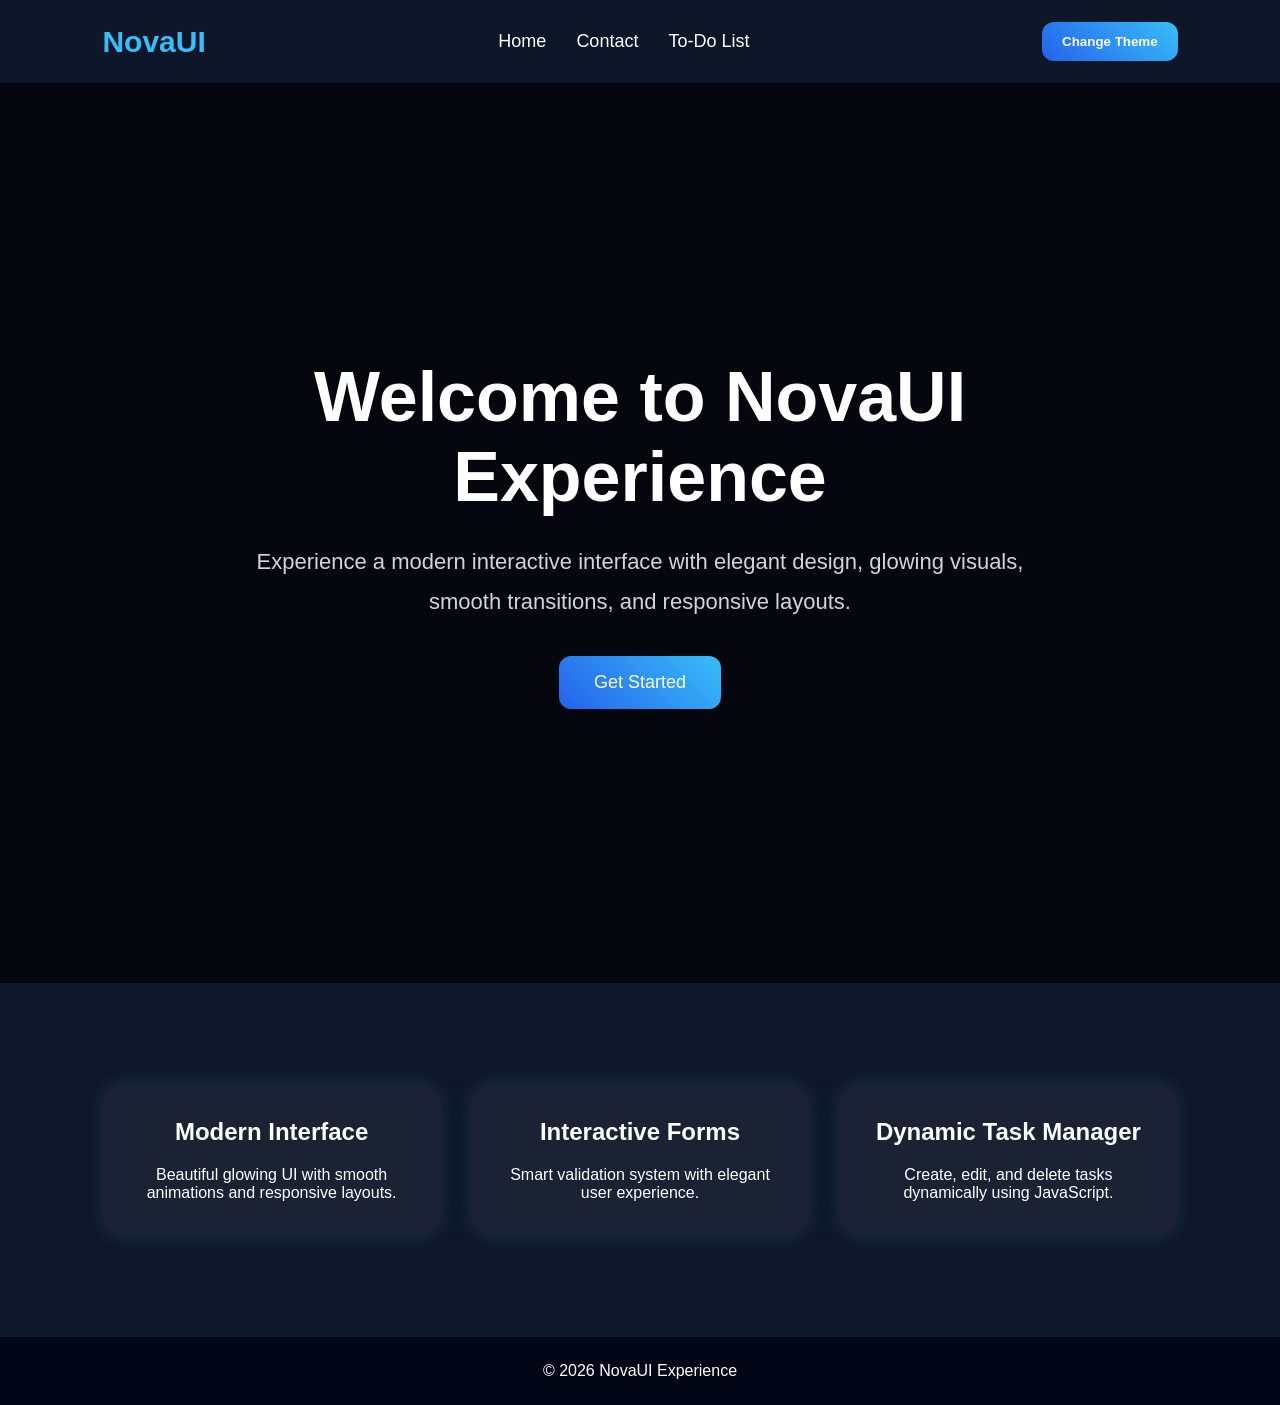
<file: index.html>
<!DOCTYPE html>
<html lang="en">
<head>
    <meta charset="UTF-8">
    <meta name="viewport" content="width=device-width, initial-scale=1.0">
    <title>NovaUI</title>

    <link rel="stylesheet" href="style.css">
</head>
<body>

    <!-- Navbar -->

    <nav class="navbar">

        <div class="logo">
            NovaUI
        </div>

        <ul class="nav-links">
            <li><a href="index.html">Home</a></li>
            <li><a href="contact.html">Contact</a></li>
            <li><a href="todo.html">To-Do List</a></li>
        </ul>

        <button class="theme-btn" onclick="toggleTheme()">
            Change Theme
        </button>

    </nav>

    <!-- Hero Section -->

    <section class="hero">

        <div class="hero-content">

            <h1>
                Welcome to NovaUI Experience
            </h1>

            <p>
                Experience a modern interactive interface with elegant design,
                glowing visuals, smooth transitions, and responsive layouts.
            </p>

            <a href="contact.html">
                <button>
                    Get Started
                </button>
            </a>

        </div>

    </section>

    <!-- Features -->

    <section class="features">

        <div class="feature-card">
            <h2>Modern Interface</h2>
            <p>
                Beautiful glowing UI with smooth animations and responsive layouts.
            </p>
        </div>

        <div class="feature-card">
            <h2>Interactive Forms</h2>
            <p>
                Smart validation system with elegant user experience.
            </p>
        </div>

        <div class="feature-card">
            <h2>Dynamic Task Manager</h2>
            <p>
                Create, edit, and delete tasks dynamically using JavaScript.
            </p>
        </div>

    </section>

    <footer>
        <p>© 2026 NovaUI Experience</p>
    </footer>

    <script src="script.js"></script>

</body>
</html>
</file>
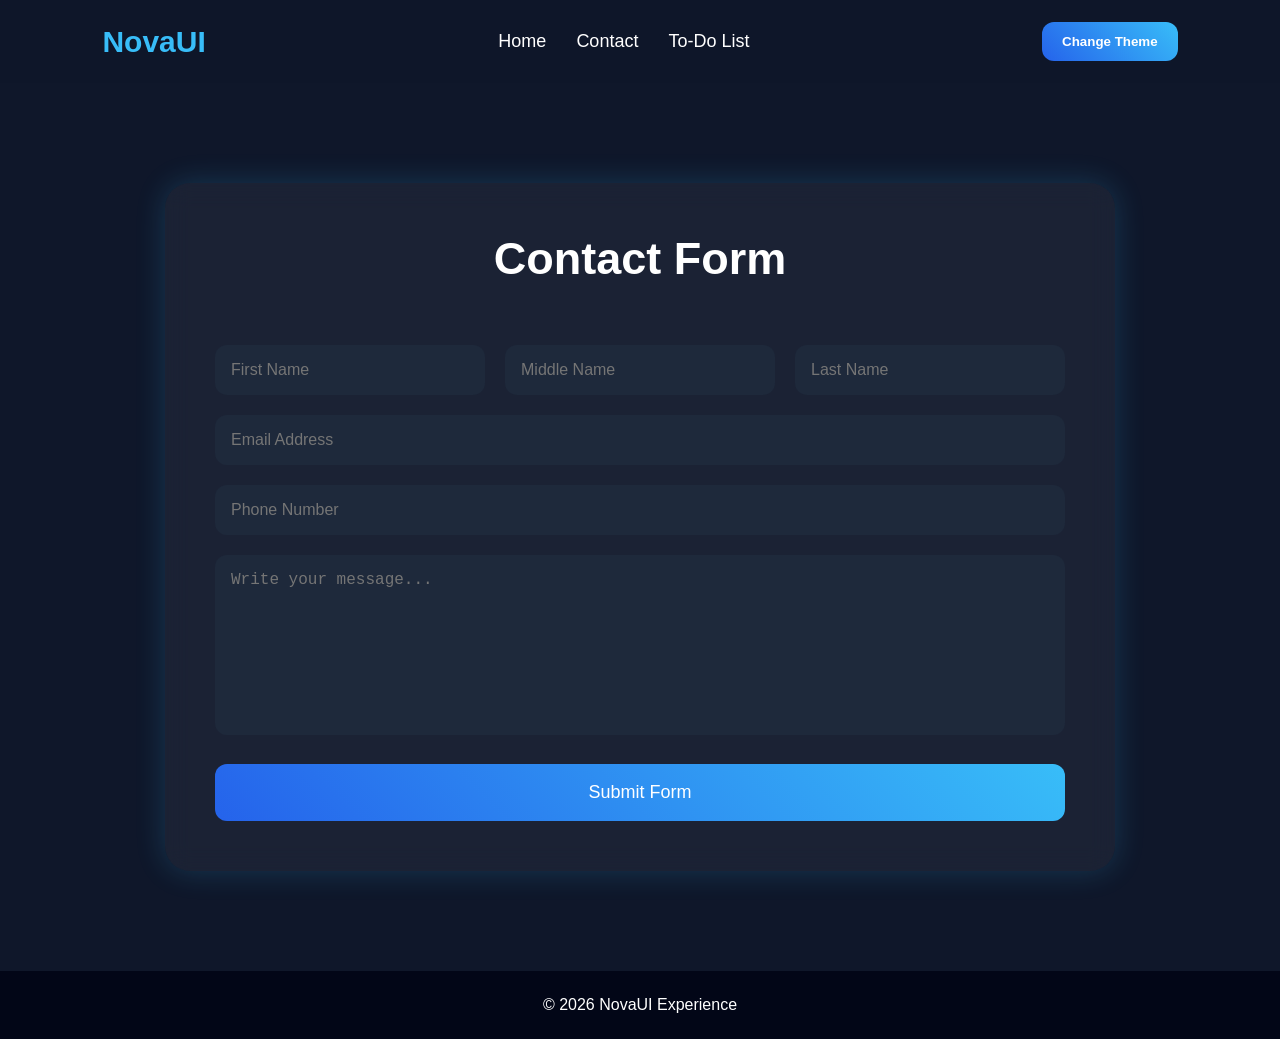
<file: contact.html>
<!DOCTYPE html>
<html lang="en">
<head>
    <meta charset="UTF-8">
    <meta name="viewport" content="width=device-width, initial-scale=1.0">
    <title>Contact Form</title>

    <link rel="stylesheet" href="style.css">
</head>
<body>

    <!-- Navbar -->

    <nav class="navbar">

        <div class="logo">
            NovaUI
        </div>

        <ul class="nav-links">
            <li><a href="index.html">Home</a></li>
            <li><a href="contact.html">Contact</a></li>
            <li><a href="todo.html">To-Do List</a></li>
        </ul>

        <button class="theme-btn" onclick="toggleTheme()">
            Change Theme
        </button>

    </nav>

    <!-- Contact Form -->

    <section class="contact-section">

        <div class="contact-container">

            <h1>Contact Form</h1>

            <form id="contactForm">

                <div class="input-grid">

                    <div>
                        <input
                            type="text"
                            id="firstName"
                            placeholder="First Name"
                        >
                        <small id="firstError"></small>
                    </div>

                    <div>
                        <input
                            type="text"
                            id="middleName"
                            placeholder="Middle Name"
                        >
                    </div>

                    <div>
                        <input
                            type="text"
                            id="lastName"
                            placeholder="Last Name"
                        >
                        <small id="lastError"></small>
                    </div>

                </div>

                <input
                    type="email"
                    id="email"
                    placeholder="Email Address"
                >

                <small id="emailError"></small>

                <input
                    type="tel"
                    id="phone"
                    placeholder="Phone Number"
                >

                <small id="phoneError"></small>

                <textarea
                    id="message"
                    placeholder="Write your message..."
                ></textarea>

                <small id="messageError"></small>

                <button type="submit">
                    Submit Form
                </button>

            </form>

        </div>

    </section>

    <footer>
        <p>© 2026 NovaUI Experience</p>
    </footer>

    <script src="script.js"></script>

</body>
</html>
</file>
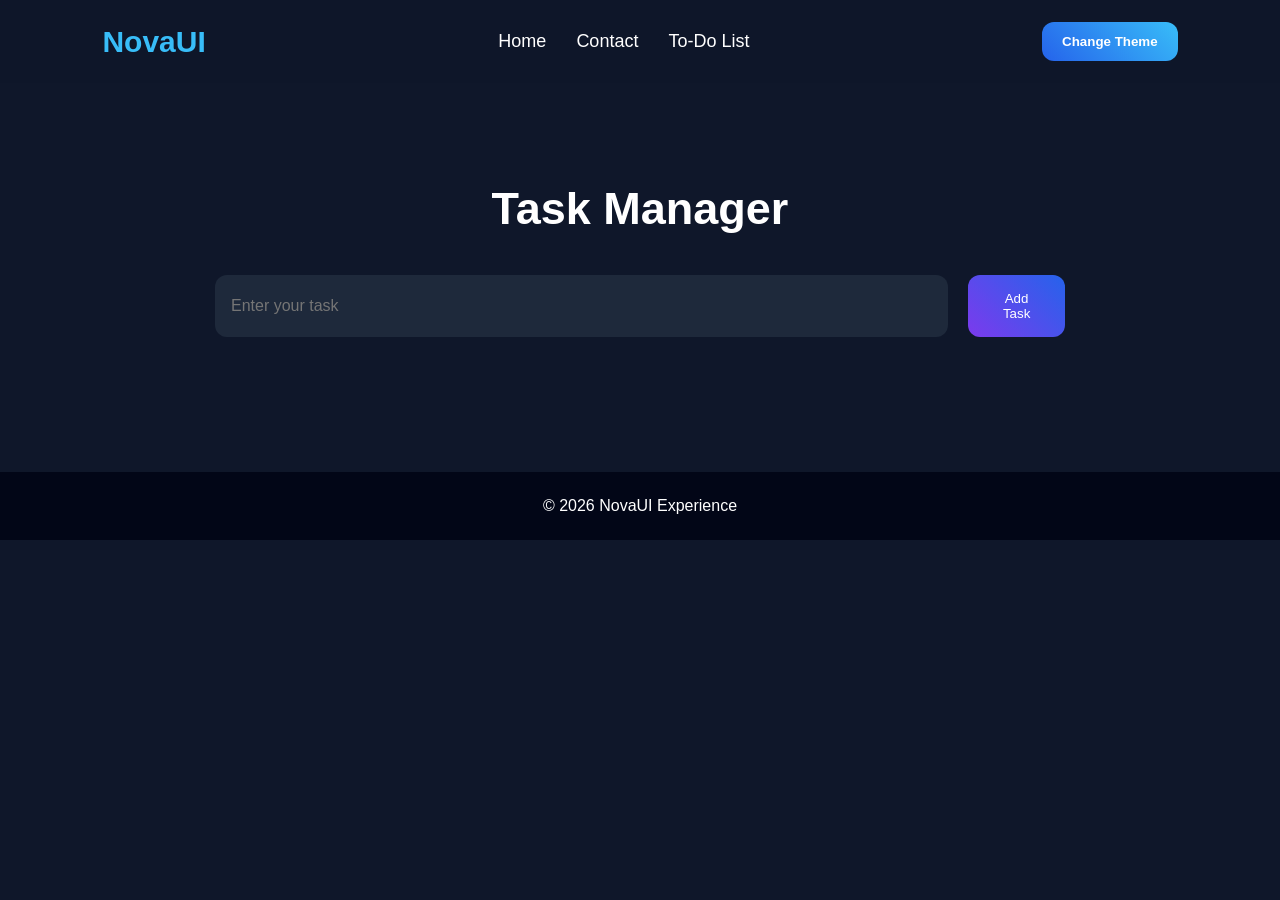
<file: todo.html>
<!DOCTYPE html>
<html lang="en">
<head>
    <meta charset="UTF-8">
    <meta name="viewport" content="width=device-width, initial-scale=1.0">
    <title>Task Manager</title>

    <link rel="stylesheet" href="style.css">
</head>
<body>

    <!-- Navbar -->

    <nav class="navbar">

        <div class="logo">
            NovaUI
        </div>

        <ul class="nav-links">
            <li><a href="index.html">Home</a></li>
            <li><a href="contact.html">Contact</a></li>
            <li><a href="todo.html">To-Do List</a></li>
        </ul>

        <button class="theme-btn" onclick="toggleTheme()">
            Change Theme
        </button>

    </nav>

    <!-- Todo Section -->

    <section class="todo-section">

        <div class="todo-container">

            <h1>Task Manager</h1>

            <div class="todo-input">

                <input
                    type="text"
                    id="taskInput"
                    placeholder="Enter your task"
                >

                <button onclick="addTask()">
                    Add Task
                </button>

            </div>

            <ul id="taskList"></ul>

        </div>

    </section>

    <footer>
        <p>© 2026 NovaUI Experience</p>
    </footer>

    <script src="script.js"></script>

</body>
</html>
</file>
<file: style.css>
* {
    margin: 0;
    padding: 0;
    box-sizing: border-box;
}

html {
    scroll-behavior: smooth;
}

body {
    font-family: Arial, sans-serif;
    background: #0f172a;
    color: white;
    transition: 0.5s;
}

/* Navbar */

.navbar {
    display: flex;
    justify-content: space-between;
    align-items: center;
    padding: 22px 8%;
    background: rgba(15, 23, 42, 0.95);
    backdrop-filter: blur(10px);
    position: sticky;
    top: 0;
    z-index: 1000;
}

.logo {
    font-size: 30px;
    font-weight: bold;
    color: #38bdf8;
}

.nav-links {
    display: flex;
    gap: 30px;
    list-style: none;
}

.nav-links a {
    text-decoration: none;
    color: white;
    transition: 0.3s;
    font-size: 18px;
}

.nav-links a:hover {
    color: #38bdf8;
}

.theme-btn {
    padding: 12px 20px;
    border: none;
    border-radius: 12px;
    background: linear-gradient(45deg,#2563eb,#38bdf8);
    color: white;
    cursor: pointer;
    font-weight: bold;
}

/* Hero */

.hero {
    height: 100vh;
    display: flex;
    justify-content: center;
    align-items: center;
    text-align: center;
    padding: 0 10%;
    background:
        linear-gradient(rgba(0,0,0,0.7),rgba(0,0,0,0.7)),
        url("https://images.unsplash.com/photo-1518770660439-4636190af475");
    background-size: cover;
    background-position: center;
}

.hero-content {
    max-width: 800px;
}

.hero h1 {
    font-size: 70px;
    margin-bottom: 25px;
}

.hero p {
    font-size: 22px;
    line-height: 1.8;
    margin-bottom: 35px;
    color: #d1d5db;
}

.hero button {
    padding: 16px 35px;
    border: none;
    border-radius: 12px;
    background: linear-gradient(45deg,#2563eb,#38bdf8);
    color: white;
    font-size: 18px;
    cursor: pointer;
}

/* Features */

.features {
    display: grid;
    grid-template-columns: repeat(3,1fr);
    gap: 30px;
    padding: 100px 8%;
}

.feature-card {
    background: rgba(255,255,255,0.05);
    padding: 35px;
    border-radius: 22px;
    text-align: center;
    backdrop-filter: blur(12px);
    transition: 0.4s;
    box-shadow: 0 0 20px rgba(56,189,248,0.15);
}

.feature-card:hover {
    transform: translateY(-10px);
}

.feature-card h2 {
    margin-bottom: 20px;
}

/* Contact */

.contact-section {
    padding: 100px 8%;
}

.contact-container {
    max-width: 950px;
    margin: auto;
    background: rgba(255,255,255,0.05);
    padding: 50px;
    border-radius: 25px;
    backdrop-filter: blur(12px);
    box-shadow: 0 0 30px rgba(56,189,248,0.2);
}

.contact-container h1 {
    text-align: center;
    margin-bottom: 40px;
    font-size: 45px;
}

.input-grid {
    display: grid;
    grid-template-columns: repeat(3,1fr);
    gap: 20px;
}

input,
textarea {
    width: 100%;
    padding: 16px;
    margin-top: 20px;
    border: none;
    border-radius: 12px;
    background: #1e293b;
    color: white;
    font-size: 16px;
}

textarea {
    height: 180px;
    resize: none;
}

form button {
    width: 100%;
    padding: 18px;
    margin-top: 25px;
    border: none;
    border-radius: 12px;
    background: linear-gradient(45deg,#2563eb,#38bdf8);
    color: white;
    font-size: 18px;
    cursor: pointer;
}

small {
    color: #f87171;
}

/* Todo */

.todo-section {
    padding: 100px 8%;
}

.todo-container {
    max-width: 850px;
    margin: auto;
}

.todo-container h1 {
    text-align: center;
    margin-bottom: 40px;
    font-size: 45px;
}

.todo-input {
    display: flex;
    gap: 20px;
}

.todo-input input {
    margin-top: 0;
}

.todo-input button {
    padding: 16px 25px;
    border: none;
    border-radius: 12px;
    background: linear-gradient(45deg,#7c3aed,#2563eb);
    color: white;
    cursor: pointer;
}

#taskList {
    margin-top: 35px;
    list-style: none;
}

.task-item {
    background: rgba(255,255,255,0.05);
    padding: 22px;
    margin-bottom: 20px;
    border-radius: 18px;
    display: flex;
    justify-content: space-between;
    align-items: center;
}

.task-buttons {
    display: flex;
    gap: 12px;
}

.edit-btn,
.delete-btn {
    border: none;
    padding: 10px 16px;
    border-radius: 10px;
    color: white;
    cursor: pointer;
}

.edit-btn {
    background: #2563eb;
}

.delete-btn {
    background: #dc2626;
}

/* Footer */

footer {
    text-align: center;
    padding: 25px;
    background: #020617;
}

/* Light Theme */

.light-theme {
    background: #f8fafc;
    color: #111827;
}

.light-theme .navbar,
.light-theme footer {
    background: #e2e8f0;
}

.light-theme .nav-links a,
.light-theme .logo {
    color: #111827;
}

.light-theme .contact-container,
.light-theme .feature-card,
.light-theme .task-item,
.light-theme input,
.light-theme textarea {
    background: white;
    color: black;
}

/* Responsive */

@media (max-width: 768px) {

    .navbar {
        flex-direction: column;
        gap: 20px;
    }

    .hero h1 {
        font-size: 45px;
    }

    .features {
        grid-template-columns: 1fr;
    }

    .input-grid {
        grid-template-columns: 1fr;
    }

    .todo-input {
        flex-direction: column;
    }

    .nav-links {
        flex-direction: column;
        align-items: center;
    }
}
.task-time {
    margin-top: 8px;
    font-size: 13px;
    color: #94a3b8;
}
</file>
